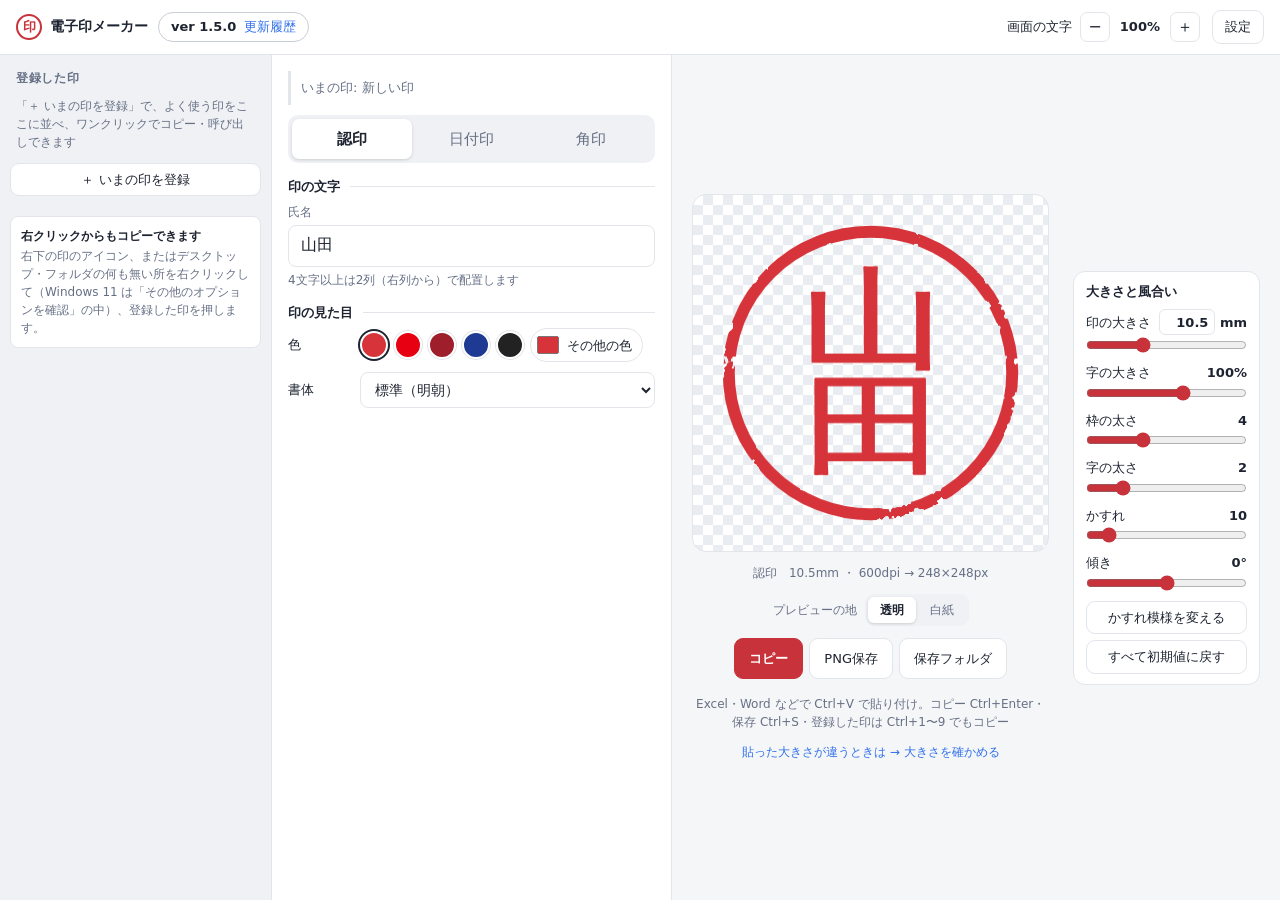
<file: app/index.html>
<!doctype html>
<html lang="ja">
<head>
<meta charset="utf-8">
<meta name="viewport" content="width=device-width,initial-scale=1">
<title>PonStamp — 電子印メーカー</title>
<link rel="icon" href="stamp.ico">
<link rel="stylesheet" href="css/style.css">
</head>
<body>
<!-- 形（2026-10 の改良で決めた G2「アプリの殻」）: 左の帯に登録した印・中に入力・右に印とコピー。設定は右上から引き出す。
     窓の高さにぴったり収め、頁ごとは送らない（入力の列が長いときは列の中だけ送る）。
     入力の列（v2 で決めた L・v6 で直した）: 種類 → 印の文字（日付の書式まで）→ 印の見た目（色・書体）。スライダーは印の右の「大きさと風合い」の札に集める（v6 で決めた B2）。
     広い画面では左の帯を広げ、登録した印を大きな見本で並べる -->
<!-- 見出し（v4 で決めた G）: 名前のすぐ隣に版の札（押すと更新履歴）。右に画面の文字の大きさ（− 100% ＋）と設定 -->
<header class="top">
  <div class="brand"><span class="logo" aria-hidden="true">印</span>電子印メーカー
    <button type="button" class="verchip" id="btnVersion" data-open="history" title="更新履歴を見る"><b id="verText">ver</b><span>更新履歴</span></button></div>
  <div class="tools">
    <div class="zoom" id="zoom" role="group" aria-label="画面の文字の大きさ">
      <span class="zl">画面の文字</span>
      <button type="button" class="zb" id="btnZoomOut" aria-label="画面の文字を小さく" title="小さく（Ctrl＋−）">−</button>
      <button type="button" class="zv" id="btnZoomReset" title="押すと 100% に戻す（Ctrl＋0）">100%</button>
      <button type="button" class="zb" id="btnZoomIn" aria-label="画面の文字を大きく" title="大きく（Ctrl＋＋）">＋</button>
    </div>
    <button type="button" class="btn small" id="btnSettings" data-open="settings" title="保存先・解像度・常駐・更新・配布">設定</button>
  </div>
</header>
<div class="shell">
  <aside class="rail" aria-label="登録した印">
    <h2 class="rail-h">登録した印</h2>
    <!-- 札（v5 で決めた C3）: 押すと呼び出す・「コピー」で登録した形をそのままコピー（Ctrl+1〜9）・「直す ▾」で名前・並べ替え・削除 -->
    <nav class="presets" id="presetBar" aria-label="登録した印（押すと呼び出す）"></nav>
    <button type="button" class="btn small" id="btnAddPreset" title="いま作っている印を登録します">＋ いまの印を登録</button>
    <p class="rail-tip"><b>右クリックからもコピーできます</b>右下の印のアイコン、またはデスクトップ・フォルダの何も無い所を右クリックして（Windows 11 は「その他のオプションを確認」の中）、登録した印を押します。</p>
  </aside>
  <div class="work">
  <div class="notices" id="notices" hidden></div>
  <main class="layout">
<!-- 左：設定 -->
  <section class="panel" aria-label="印を作る">
    <!-- いまの印の行: いつも場所を取る（呼び出しても入力の列は動かない）。呼び出した印を変えたら「変更あり」と上書き -->
    <div class="nowline" id="nowLine" role="status"></div>
    <div class="seg" role="tablist" aria-label="印の種類" id="typeTabs">
      <button type="button" role="tab" data-type="mitome">認印</button>
      <button type="button" role="tab" data-type="date">日付印</button>
      <button type="button" role="tab" data-type="square">角印</button>
    </div>

    <h3 class="grp">印の文字</h3>
    <div class="field" data-for="date">
      <label for="inDept">上段（部署・会社名）</label>
      <input id="inDept" class="big" type="text" data-key="dept" placeholder="例：総務課" autocomplete="off">
    </div>

    <div class="field" data-for="mitome date">
      <label for="inName">氏名</label>
      <input id="inName" class="big" type="text" data-key="name" placeholder="例：山田" autocomplete="off">
      <p class="hint" data-for="mitome">4文字以上は2列（右列から）で配置します</p>
    </div>

    <div class="field" data-for="date">
      <span class="lbl">日付</span>
      <div class="row">
        <label class="check nowrap"><input type="checkbox" data-key="dateAuto"> 常に今日</label>
        <input id="inDate" type="date" data-key="date" aria-label="日付を指定">
      </div>
      <!-- 書式（v6 で決めた B2）: よく使う形の札（例は今日・指定した日の日付）と、最後に「ほかの形」の一覧（残りの形・自分で書く）。自分で書くときだけ書く箱 -->
      <div class="datepats" id="datePresets" role="group" aria-label="日付の書式（押すとその形）">
        <select id="inDateMore" aria-label="ほかの形・自分で書く"></select>
      </div>
      <div class="datecustom" id="dateCustom" hidden>
        <input id="inDateTpl" type="text" autocomplete="off" spellcheck="false" placeholder="例：yyyy/m/d" aria-label="日付の書式（自分で書く）">
        <div class="tokens" id="dateTokens" role="group" aria-label="書式の記号（押すと入れる）"></div>
      </div>
    </div>

    <div class="field" data-for="square">
      <label for="inSquare">印面の文字</label>
      <input id="inSquare" class="big" type="text" data-key="square" placeholder="例：株式会社見本之印" autocomplete="off">
      <label for="inSqCols" class="mt">列数</label>
      <div class="row">
        <select id="inSqCols" data-key="sqCols">
          <option value="auto">自動</option>
          <option value="1">1列</option><option value="2">2列</option>
          <option value="3">3列</option><option value="4">4列</option><option value="5">5列</option>
        </select>
      </div>
    </div>

    <h3 class="grp">印の見た目</h3>
    <div class="field line">
      <span class="lbl">色</span>
      <div class="swatches" id="swatches"></div>
    </div>
    <div class="field line">
      <label for="inFont" class="lbl">書体</label>
      <select id="inFont" data-key="font"></select>
    </div>
  </section>

  <!-- 右：印とコピー（印・寸法・地・コピーの行は 1 本の縦の並び）と、その右に「大きさと風合い」の札（スライダーはここだけ。動かした結果をすぐ隣で見る） -->
  <section class="preview" aria-label="プレビュー">
    <div class="pstack">
      <div class="stage checker" id="stage">
        <canvas id="pv" width="640" height="640" role="img" aria-label="印影のプレビュー"></canvas>
      </div>
      <div class="meta" id="meta"></div>
      <div class="bgrow">
        <span class="lbl">プレビューの地</span>
        <div class="pills small" role="group" aria-label="プレビューの地">
          <button type="button" data-choice="bg" data-v="checker">透明</button>
          <button type="button" data-choice="bg" data-v="paper">白紙</button>
        </div>
        <span class="hint wide-only">書き出す PNG はいつも透明です</span>
      </div>
      <div class="actions">
        <button type="button" class="btn primary" id="btnCopy" title="コピー（Ctrl+Enter）">コピー<kbd>Ctrl+Enter</kbd></button>
        <button type="button" class="btn" id="btnSave" title="PNG で保存（Ctrl+S）">PNG保存<kbd>Ctrl+S</kbd></button>
        <button type="button" class="btn" id="btnFolder">保存フォルダ</button>
      </div>
      <!-- 狭いときはボタンのキーの札を出さないので、キーは説明の文に書く（思い出させない） -->
      <p class="hint center">Excel・Word などで Ctrl+V で貼り付け。<span class="narrow-only">コピー Ctrl+Enter・保存 Ctrl+S・</span>登録した印は Ctrl+1〜9 でもコピー</p>
      <!-- 狭いときは言葉の切れ目（→ の前）で折る -->
      <button type="button" class="checklink" id="btnCheck" data-open="check"><span>貼った大きさが違うときは</span> <span>→ 大きさを確かめる</span></button>
    </div>
    <section class="tune" aria-labelledby="tuneTitle">
      <h3 class="tune-h" id="tuneTitle">大きさと風合い</h3>
      <!-- どれも「名前 ｜ 値」の行と、その下の帯 -->
      <div class="field slider" id="sizeField">
        <div class="lblrow"><label for="rgSize" title="印影の直径（角印は一辺）">印の大きさ</label>
          <span class="val"><input id="inSize" type="number" min="5" max="60" step="0.5" aria-label="印の大きさ（mm）"> mm</span></div>
        <input id="rgSize" type="range" step="0.5" aria-describedby="sizeTicks">
        <div class="ticks" id="sizeTicks" aria-label="よく使う大きさ"></div>
      </div>
      <div class="field slider"><label for="rgText" title="印の中の字の大きさ（100% が標準。大きくすると枠に少し重なる。画面の文字の大きさは右上）">字の大きさ</label><input id="rgText" type="range" min="60" max="125" step="5" data-key="textSize"><output data-out="textSize"></output></div>
      <div class="field slider"><label for="rgBorder">枠の太さ</label><input id="rgBorder" type="range" min="1.5" max="9" step="0.5" data-key="border"><output data-out="border"></output></div>
      <div class="field slider"><label for="rgBold">字の太さ</label><input id="rgBold" type="range" min="0" max="10" step="1" data-key="bold"><output data-out="bold"></output></div>
      <div class="field slider"><label for="rgKasure" title="枠の縁が欠ける強さ（字はほとんど欠けない）">かすれ</label><input id="rgKasure" type="range" min="0" max="100" step="5" data-key="kasure"><output data-out="kasure"></output></div>
      <div class="field slider"><label for="rgTilt">傾き</label><input id="rgTilt" type="range" min="-15" max="15" step="1" data-key="tilt"><output data-out="tilt"></output></div>
      <div class="tune-btns">
        <button type="button" class="btn small" id="btnReseed">かすれ模様を変える</button>
        <button type="button" class="btn small" id="btnResetAdv">すべて初期値に戻す</button>
      </div>
    </section>
  </section>
  </main>
  </div>
</div>

<div class="toast" id="toast" role="status" aria-live="polite"><span id="toastText"></span><button type="button" id="toastAct" hidden></button></div>

<dialog id="dlgPreset">
  <form method="dialog" class="dlg">
    <label for="inPresetName" id="lblPresetName">登録名</label>
    <input id="inPresetName" type="text" maxlength="20" autocomplete="off" required>
    <div class="row end">
      <button type="submit" class="btn" value="cancel" formnovalidate>キャンセル</button>
      <button type="submit" class="btn primary small" value="ok" id="btnPresetOk">登録</button>
    </div>
  </form>
</dialog>

<dialog id="dlgSettings" class="settings-dlg" aria-labelledby="dlgSettingsTitle">
  <div class="dlg-head"><h1 id="dlgSettingsTitle">設定</h1><button type="button" class="btn small quiet" data-close aria-label="閉じる">閉じる</button></div>
  <div class="settings" id="settings"></div>
</dialog>

<dialog id="dlgCheck" class="check-dlg" aria-labelledby="dlgCheckTitle">
  <div class="dlg-head"><h1 id="dlgCheckTitle">貼り付けの大きさを確かめる</h1><button type="button" class="btn small quiet" data-close aria-label="閉じる">閉じる</button></div>
  <div class="ck">
    <canvas id="cvRuler" role="img" aria-label="50mm のものさし"></canvas>
    <ol>
      <li>「ものさしをコピー」を押す</li>
      <li>Word・Excel・PowerPoint に Ctrl+V で貼る</li>
      <li>貼った図を選び、「図の形式」→「サイズ」の幅が <b>50 mm</b> か見る</li>
    </ol>
    <div class="row"><button type="button" class="btn primary small" id="btnRulerCopy">ものさしをコピー</button><button type="button" class="btn small" id="btnRulerSave">PNG で保存</button></div>
    <p class="hint" id="rulerNote"></p>
  </div>
</dialog>

<dialog id="dlgHistory" aria-labelledby="dlgHistoryTitle">
  <div class="dlg-head"><h1 id="dlgHistoryTitle">更新履歴</h1><button type="button" class="btn small quiet" data-close aria-label="閉じる">閉じる</button></div>
  <div class="history" id="history"></div>
</dialog>

<script type="module" src="js/app.js"></script>
</body>
</html>
</file>
<file: app/css/style.css>
:root {
  --zoom: 1;   /* 画面の文字の大きさ（zoom.js が入れる。窓の大きさ 100vh で決める所はこれで割る） */
  --bg: #f5f6f8; --panel: #ffffff; --text: #1d2330; --muted: #667085; --line: #e2e5ea;
  --chip: #eff1f4; --accent: #c8323a; --focus: #2f6feb; --ck1: #e9ecf0; --ck2: #ffffff;
  --radius: 12px; --rail: 272px; --chip-line: #c9ced6; color-scheme: light dark;
}
@media (prefers-color-scheme: dark) {
  :root {
    --bg: #15171c; --panel: #1f2229; --text: #e8eaef; --muted: #9aa3b2; --line: #323640;
    --chip: #2a2e37; --accent: #dc4a52; --focus: #6ea0ff; --ck1: #2a2e37; --ck2: #22252c; --chip-line: #4a5060;
  }
}
* { box-sizing: border-box; }
html, body { height: 100%; }
body { margin: 0; background: var(--bg); color: var(--text); display: flex; flex-direction: column; overflow: hidden;
  font: 14px/1.5 "Yu Gothic UI", "Meiryo UI", "Segoe UI", system-ui, sans-serif; }
:focus-visible { outline: 2px solid var(--focus); outline-offset: 2px; }
.hidden { display: none !important; }

/* ---------------------------------------------------------------- 殻: 見出しの帯／左の帯（登録した印）・作業の面（知らせ・入力・印） */
.top { flex: none; display: flex; align-items: center; justify-content: space-between; gap: 12px; padding: 10px 16px;
  background: var(--panel); border-bottom: 1px solid var(--line); }
.brand { display: flex; align-items: center; gap: 8px; font-weight: 700; white-space: nowrap; }
/* 版の札（名前のすぐ隣。押すと更新履歴）・見出しの右（画面の文字・設定） */
.verchip { display: inline-flex; align-items: center; gap: 8px; height: 30px; margin-left: 2px; padding: 0 12px; border: 1px solid var(--chip-line); border-radius: 999px;
  background: var(--panel); color: var(--text); font: inherit; font-size: 13px; cursor: pointer; }
.verchip b { font-weight: 700; } .verchip span { color: var(--focus); font-weight: 400; }
.verchip:hover { border-color: var(--muted); }
.top .tools { display: flex; align-items: center; gap: 12px; }
.zoom { display: inline-flex; align-items: center; gap: 4px; white-space: nowrap; }
.zoom .zl { margin-right: 4px; font-size: 13px; }
.zoom .zb { display: inline-grid; place-items: center; width: 30px; height: 30px; border: 1px solid var(--line); border-radius: 7px; background: var(--panel); color: var(--text);
  font: inherit; font-size: 16px; line-height: 1; cursor: pointer; }
.zoom .zb:hover:not(:disabled) { border-color: var(--muted); } .zoom .zb:disabled, .zoom .zb.capped { opacity: .4; cursor: default; }
.zoom .zv { min-width: 50px; height: 30px; border: 0; border-radius: 7px; background: none; color: var(--text); font: inherit; font-size: 13px; font-weight: 700;
  font-variant-numeric: tabular-nums; cursor: pointer; }
.zoom .zv:hover { background: var(--chip); }
.logo { display: inline-grid; place-items: center; width: 26px; height: 26px; border-radius: 50%;
  border: 2.5px solid var(--accent); color: var(--accent); font-size: 13px; font-weight: 700; }
.shell { flex: 1; min-height: 0; display: grid; grid-template-columns: var(--rail) 1fr; }
.work { min-width: 0; min-height: 0; display: flex; flex-direction: column; }

.rail { min-height: 0; overflow-y: auto; display: flex; flex-direction: column; gap: 6px; padding: 14px 10px; background: var(--chip); border-right: 1px solid var(--line); }
.rail-h { margin: 0; padding: 0 6px; font-size: 12px; font-weight: 700; color: var(--muted); letter-spacing: .06em; }
.presets { display: flex; flex-direction: column; gap: 4px; }
.presets:empty::before { content: "「＋ いまの印を登録」で、よく使う印をここに並べ、ワンクリックでコピー・呼び出しできます"; color: var(--muted); font-size: 12px; padding: 4px 6px; }
/* 札: 呼び出す（絵と名前）｜コピー（登録した形）｜直す ▾。番号（Ctrl+番号）は大きな札だけ。呼び出した札は枠、変えている間は名前の下に「登録した形」 */
.pchip { position: relative; display: flex; align-items: center; justify-content: space-between; gap: 6px; padding: 4px 4px 4px 6px; border-radius: 8px; border: 1px solid transparent; }
.pchip.on { background: var(--panel); border-color: var(--accent); }
.pchip .num { display: none; }
.pchip .cp { flex: none; height: 26px; padding: 0 8px; border: 1px solid var(--line); border-radius: 7px; background: var(--panel); color: var(--text); font: inherit; font-size: 12px; font-weight: 700; cursor: pointer; }
.pchip .cp:hover { border-color: var(--accent); color: var(--accent); }
.pchip .more { flex: none; height: 26px; padding: 0 6px; border: 1px solid var(--line); border-radius: 7px; background: var(--panel); color: var(--text); font: inherit; font-size: 12px; font-weight: 700; cursor: pointer; white-space: nowrap; }
.pchip .more:hover { border-color: var(--muted); }
.pchip .nmw { min-width: 0; display: flex; flex-direction: column; line-height: 1.25; }
.pchip .reg-form { font-size: 11px; color: var(--muted); }
.pmenu { position: fixed; z-index: 20; min-width: 180px; padding: 6px; border-radius: 10px; background: var(--panel); border: 1px solid var(--line); box-shadow: 0 8px 24px rgba(0,0,0,.16); display: flex; flex-direction: column; }
.pmenu button { text-align: left; border: 0; background: none; color: var(--text); font: inherit; font-size: 13px; padding: 7px 10px; border-radius: 6px; cursor: pointer; }
.pmenu button:hover:not(:disabled), .pmenu button:focus-visible { background: var(--chip); } .pmenu button:disabled { color: var(--muted); opacity: .55; cursor: default; }
.pmenu hr { border: 0; border-top: 1px solid var(--line); margin: 4px 2px; } .pmenu .danger { color: var(--accent); }
.pchip:hover { background: var(--panel); border-color: var(--line); }
.pchip .load { flex: 1; min-width: 0; display: flex; align-items: center; gap: 10px; border: 0; background: none; color: var(--text); font: inherit; cursor: pointer; padding: 0; text-align: left; }
.pchip canvas { flex: none; width: 36px; height: 36px; }
.pchip .nm { min-width: 0; overflow: hidden; text-overflow: ellipsis; white-space: nowrap; }
.rail #btnAddPreset { margin-top: 2px; }
.rail-tip { margin: 14px 0 0; padding: 10px; border-radius: 8px; background: var(--panel); border: 1px solid var(--line); font-size: 12px; color: var(--muted); }
.rail-tip b { display: block; margin-bottom: 2px; color: var(--text); font-size: 12px; }
/* 広く背の高い画面（利用者の PC など）: 左の帯を広げ、登録した印を大きな見本の札で 2 列に並べる（名前でなく絵で選べる） */
@media (min-width: 1600px) and (min-height: 1000px) {
  :root { --rail: 300px; }
  .rail .presets { display: grid; grid-template-columns: 1fr 1fr; gap: 8px; }
  .rail .presets:empty::before { grid-column: 1 / -1; }   /* 印が無いときの案内は帯の幅いっぱいに */
  .rail .pchip { position: relative; flex-direction: column; padding: 10px 6px 8px; background: var(--panel); border: 1px solid var(--line); border-radius: 10px; }
  .rail .pchip .load { flex-direction: column; gap: 6px; width: 100%; text-align: center; }
  .rail .pchip .nm { max-width: 100%; }
  .rail .pchip canvas { width: 72px; height: 72px; }
  /* 大きな札: 絵と名前の下に「コピー｜直す ▾」の行。番号は札の左上の角（絵の外） */
  .rail .pchip { display: grid; grid-template-columns: 1fr auto; grid-template-rows: 1fr auto; gap: 6px; }   /* 下の行（コピー｜直す）は札の底にそろえる */
  .rail .pchip .load { grid-column: 1 / -1; }
  .rail .pchip .cp { width: 100%; height: 28px; } .rail .pchip .more { height: 28px; }
  .rail .pchip .num { display: inline-grid; place-items: center; position: absolute; top: 6px; left: 6px; width: 18px; height: 18px; border-radius: 4px; border: 1px solid var(--line); background: var(--chip);
    font-size: 11px; font-weight: 700; color: var(--muted); font-variant-numeric: tabular-nums; }
  .rail .pchip .nmw { align-items: center; max-width: 100%; }
  .rail .pchip.on { border-color: var(--accent); }   /* 呼び出した札（大きな札の枠の指定より強く） */
}

.layout { flex: 1; min-height: 0; display: grid; grid-template-columns: minmax(360px, 400px) 1fr; }
.panel { min-height: 0; overflow-y: auto; background: var(--panel); border-right: 1px solid var(--line); padding: 16px; display: flex; flex-direction: column; gap: 10px; }
/* 右: 印とコピーの縦の並び（pstack）と、その右に「大きさと風合い」の札（tune）。印の幅 = 窓の高さと、札の分を引いた横の幅の小さい方 */
.preview { min-height: 0; min-width: 0; display: flex; align-items: center; justify-content: center; gap: 24px; padding: 20px; }
.pstack { --side: 224px; display: flex; flex-direction: column; align-items: center; gap: 12px; width: min(640px, calc(100vh / var(--zoom) - 340px), calc(100cqw - var(--side))); }

/* ---------------------------------------------------------------- 入力 */
.seg { display: grid; grid-template-columns: repeat(3, 1fr); background: var(--chip); border-radius: 10px; padding: 4px; }
.seg button { border: 0; background: transparent; color: var(--muted); font: inherit; font-size: 15px; padding: 9px 4px; border-radius: 7px; cursor: pointer; }
.seg button[aria-selected="true"] { background: var(--panel); color: var(--text); font-weight: 700; box-shadow: 0 1px 3px rgba(0,0,0,.15); }
.grp { display: flex; align-items: center; gap: 10px; margin: 4px 0 -4px; font-size: 13px; font-weight: 700; color: var(--text); }
.grp::after { content: ""; flex: 1; border-top: 1px solid var(--line); }

.field label, .lbl { display: block; font-size: 12px; color: var(--muted); margin-bottom: 4px; }
.field label.check { display: flex; align-items: center; gap: 6px; color: var(--text); font-size: 14px; margin: 0; }
.hint { margin: 4px 0 0; font-size: 12px; color: var(--muted); }
.hint.center { text-align: center; }
input[type=text], input[type=date], select {
  width: 100%; min-width: 0; padding: 8px 10px; border: 1px solid var(--line); border-radius: 8px;
  background: var(--panel); color: var(--text); font: inherit; }
input.big { height: 42px; padding: 0 12px; font-size: 16px; }
input:disabled { opacity: .5; }
.row { display: flex; gap: 8px; align-items: center; }
.row.end { justify-content: flex-end; }
.mt { margin-top: 8px; }
.nowrap { white-space: nowrap; }
.row .lbl { margin: 0; }

.swatches { display: flex; gap: 6px; align-items: center; flex-wrap: nowrap; }
.swatches button { width: 28px; height: 28px; border-radius: 50%; border: 2px solid var(--panel); cursor: pointer; box-shadow: 0 0 0 1px var(--line); }
.swatches button[aria-pressed="true"] { box-shadow: 0 0 0 2px var(--text); }
.field label.pick-other { display: inline-flex; align-items: center; gap: 6px; height: 34px; margin: 0; padding: 0 10px 0 4px; border: 1px solid var(--line); border-radius: 999px;
  font-size: 13px; line-height: 1; color: var(--text); white-space: nowrap; cursor: pointer; }
.field label.pick-other[aria-pressed="true"] { border-color: var(--text); font-weight: 700; }
.pick-other input[type=color] { display: block; margin: 0; width: 26px; height: 26px; border: 0; padding: 0; border-radius: 50%; overflow: hidden; background: none; cursor: pointer; }

/* 選ぶ札の並び（灰色の溝の中で、選んだ物が白く浮く）: 日付の区切り・プレビューの地 */
.pills { display: inline-flex; gap: 2px; background: var(--chip); border-radius: 9px; padding: 3px; }
.pills button { min-width: 36px; height: 30px; border: 0; background: transparent; color: var(--text); font: inherit; padding: 0 12px; border-radius: 6px; cursor: pointer; white-space: nowrap; }
.pills button:hover { background: rgba(255,255,255,.55); }
.pills button[aria-pressed="true"] { background: var(--panel); font-weight: 700; box-shadow: 0 1px 3px rgba(0,0,0,.15); }
.pills.small button { height: 26px; font-size: 12px; color: var(--muted); }
.pills.small button[aria-pressed="true"] { color: var(--text); }
/* スライダー（印の大きさ・字の大きさ・枠・字の太さ・かすれ・傾き）は「大きさと風合い」の札だけに置き、1 つの形: 名前 ｜ 値 の行と、その下の帯。
   印の大きさは帯の下によく使う大きさの目盛り。入力の列の名前の列（--lbl）は「色」「書体」の幅 */
.panel { --lbl: 64px; }
.tune { flex: 0 0 200px; display: flex; flex-direction: column; gap: 8px; padding: 12px 14px; border: 1px solid var(--line); border-radius: 12px; background: var(--panel); }
.tune-h { margin: 0; font-size: 13px; font-weight: 700; color: var(--text); }
.tune-btns { display: flex; flex-direction: column; gap: 6px; } .tune-btns .btn { width: 100%; }
.field.slider { --thumb: 18px; display: grid; grid-template-columns: 1fr auto; grid-template-areas: "l v" "b b" "t t"; align-items: center; column-gap: 8px; row-gap: 2px; }
#sizeField .val input { width: 56px; }
.field.slider .lblrow { display: contents; }
.field.slider label { grid-area: l; margin: 0; font-size: 13px; color: var(--text); white-space: nowrap; }
.field.slider output, .field.slider .val { grid-area: v; justify-self: end; font-variant-numeric: tabular-nums; font-size: 13px; font-weight: 700; color: var(--text); white-space: nowrap; }
.field.slider input[type=range] { grid-area: b; display: block; width: 100%; margin: 0; accent-color: var(--accent); }
.field.slider .ticks { grid-area: t; }
.val input { width: 44px; height: 26px; padding: 0 6px; border: 1px solid var(--line); border-radius: 6px; background: var(--panel); color: var(--text); font: inherit; text-align: right;
  -moz-appearance: textfield; }
.val input::-webkit-inner-spin-button { -webkit-appearance: none; margin: 0; }
/* 名前が左の 1 行（色）: スライダーと同じ名前の列 */
.field.line { display: grid; grid-template-columns: var(--lbl) 1fr; align-items: center; column-gap: 8px; }
.field.line > .lbl { margin: 0; font-size: 13px; color: var(--text); }
.ticks { position: relative; height: 26px; margin: 2px calc(var(--thumb) / 2) 0; }
.ticks button { position: absolute; left: calc(var(--at) * 100%); transform: translateX(-50%); top: 0; height: 24px; padding: 0 6px; border: 0; border-radius: 5px; background: none;
  color: var(--muted); font: inherit; font-size: 12px; font-variant-numeric: tabular-nums; cursor: pointer; }
.ticks button::before { content: ""; position: absolute; left: 50%; top: -3px; width: 1px; height: 5px; background: var(--line); }
.ticks button:hover { background: var(--chip); color: var(--text); }
.ticks button[aria-pressed="true"] { color: var(--text); font-weight: 700; }
/* 日付の書式: 決まった書式の札（例は今日の日付）・自分で書く書式と、押すと入れる記号 */
.datepats { display: flex; flex-wrap: wrap; gap: 4px; margin-top: 6px; }
.datepats button, .datepats select { height: 28px; padding: 0 10px; border: 1px solid var(--line); border-radius: 7px; background: var(--panel); color: var(--text); font: inherit; font-size: 13px;
  font-variant-numeric: tabular-nums; cursor: pointer; white-space: nowrap; }
.datepats select { padding: 0 6px; color: var(--muted); }
.datepats button:hover, .datepats select:hover { border-color: var(--muted); }
/* 選んだ形: 赤い縁と太字（色だけにしない） */
.datepats button[aria-pressed="true"], .datepats select.on { border-color: var(--accent); color: var(--accent); font-weight: 700; box-shadow: inset 0 0 0 1px var(--accent); }
.datecustom { margin-top: 6px; }
.datecustom[hidden] { display: none; }
.datecustom input { width: 100%; font-family: ui-monospace, Consolas, monospace; }
.tokens { display: flex; flex-wrap: wrap; gap: 4px; margin-top: 4px; }
.tokens button { display: inline-flex; gap: 4px; align-items: baseline; height: 26px; padding: 0 8px; border: 1px solid var(--line); border-radius: 6px; background: var(--panel); color: var(--text); font: inherit; font-size: 12px; cursor: pointer; }
.tokens button b { font-family: ui-monospace, Consolas, monospace; }
.tokens button span { color: var(--muted); }
.tokens button:hover { border-color: var(--muted); }

/* ---------------------------------------------------------------- 印とコピー */
.stage { width: 100%; aspect-ratio: 1; display: grid; place-items: center; border: 1px solid var(--line); border-radius: 14px; }
body:has(.notices:not([hidden])) .pstack { width: min(640px, calc(100vh / var(--zoom) - 410px), calc(100cqw - var(--side))); }
.stage.checker { background: repeating-conic-gradient(var(--ck1) 0 25%, var(--ck2) 0 50%) 0 0 / 20px 20px; }
.stage.paper { background: #fff; }
.stage canvas { width: 84%; height: 84%; }
.meta { font-size: 12px; color: var(--muted); font-variant-numeric: tabular-nums; }
.bgrow { display: flex; align-items: center; gap: 8px; }
.bgrow .lbl, .bgrow .hint { margin: 0; }
.actions { display: flex; gap: 8px; flex-wrap: wrap; justify-content: center; }
/* 狭い列（1280 の窓で画面の文字を大きくした所など）: 主のボタンの最小の幅を外して 1 段に保つ */
.preview { container-type: inline-size; }
@container (max-width: 560px) { .actions .btn { padding: 10px 12px; } .actions .btn.primary { min-width: 0; } }
/* とても狭いとき（1280 の窓で画面の文字を大きくした所など）: 札を細くし、ボタンは並びに収まらなければ折り返す（札に重ねない） */
@container (max-width: 600px) { .pstack { --side: 186px; } .tune { flex-basis: 172px; padding: 10px 12px; } .tune .ticks { display: none; } .actions { gap: 6px; } .actions .btn { padding: 8px 10px; font-size: 13px; } }
.checklink span { white-space: nowrap; }
/* 広い画面: 札を広げ、目盛りを詰めない */
@container (min-width: 900px) { .pstack { --side: 264px; } .tune { flex-basis: 240px; } }
/* 印の並びが狭いとき（1280 の窓など）: ボタンのキーの札と地の説明を出さず、キーは下の説明の文に書く（1 段に保つ） */
.narrow-only { display: none; }
@container (max-width: 760px) { .actions .btn.primary { min-width: 0; } .actions .btn { padding: 10px 14px; } .actions kbd, .wide-only { display: none; } .narrow-only { display: inline; } .bgrow .lbl { white-space: nowrap; } }

.btn { border: 1px solid var(--line); background: var(--panel); color: var(--text); font: inherit; padding: 10px 16px; border-radius: 9px; cursor: pointer; white-space: nowrap; }
.btn:hover { border-color: var(--muted); }
.btn.small { padding: 6px 12px; font-size: 13px; }
.btn.primary { background: var(--accent); border-color: var(--accent); color: #fff; font-weight: 700; min-width: 190px; }
.btn.primary.small { min-width: 0; }
.btn.primary:hover { filter: brightness(1.08); }
kbd { font: 11px/1 inherit; opacity: .75; margin-left: 8px; font-weight: 400; }

.toast { position: fixed; left: 50%; bottom: 24px; transform: translate(-50%, 16px); opacity: 0; pointer-events: none;
  background: #1d2330; color: #fff; padding: 10px 18px; border-radius: 10px; max-width: 90vw; font-size: 13px;
  transition: opacity .2s, transform .2s; box-shadow: 0 6px 20px rgba(0,0,0,.25); word-break: break-all; }
.toast { display: flex; align-items: center; gap: 12px; }
.toast.show { opacity: 1; transform: translate(-50%, 0); pointer-events: auto; }
.toast button { flex: none; border: 1px solid rgba(255,255,255,.45); background: none; color: #fff; font: inherit; font-size: 12px; font-weight: 700; padding: 4px 10px; border-radius: 6px; cursor: pointer; }
.toast.err { background: #b42318; }

dialog { border: 1px solid var(--line); border-radius: 12px; background: var(--panel); color: var(--text); padding: 18px; width: min(340px, 90vw); }
dialog::backdrop { background: rgba(0,0,0,.35); }
.dlg { display: flex; flex-direction: column; gap: 10px; }
.dlg label { font-size: 12px; color: var(--muted); }

/* ---------------------------------------------------------------- 設定・知らせ（settings.js） */
.set-ctl { align-items: flex-start; }
.set-ctl > .row, .set-ctl > .status { align-self: stretch; }
:root { --ok: #1a7f37; --ok-bg: #e9f7ee; --info: #0b5cad; --info-bg: #e8f1fb; --warn: #9a5b00; --warn-bg: #fff4e0; --busy: #5b6474; --busy-bg: #eef0f3; }
@media (prefers-color-scheme: dark) {
  :root { --ok: #6fd28f; --ok-bg: #16301f; --info: #8cc2ff; --info-bg: #13263b; --warn: #f2b45a; --warn-bg: #352812; --busy: #aab3c2; --busy-bg: #262a32; }
}
.btn.quiet { border-color: transparent; background: transparent; color: var(--muted); }
.btn.quiet:hover { color: var(--text); background: var(--chip); }
.btn:disabled { opacity: .5; cursor: default; }

/* 設定は右から引き出す（後ろの印が見えたまま） */
.settings-dlg { margin: 0 0 0 auto; padding: 0; height: 100vh; max-height: 100vh; width: min(620px, 92vw); border-radius: 0; border: 0; border-left: 1px solid var(--line); }
.settings-dlg::backdrop { background: rgba(15, 20, 30, .18); }
.dlg-head { display: flex; align-items: center; justify-content: space-between; padding: 14px 18px; border-bottom: 1px solid var(--line); position: sticky; top: 0; background: var(--panel); z-index: 1; }
.dlg-head h1 { margin: 0; font-size: 17px; }
.settings { display: flex; flex-direction: column; gap: 0; padding: 4px 18px 18px; }
.set-sec { padding: 14px 0; border-bottom: 1px solid var(--line); }
.set-sec:last-child { border-bottom: 0; }
.set-sec h2 { margin: 0 0 10px; font-size: 14px; }
.set-row { display: grid; grid-template-columns: 120px 1fr; gap: 6px 14px; align-items: start; margin: 8px 0; }
.set-label { color: var(--muted); font-size: 13px; padding-top: 6px; }
.set-ctl { display: flex; flex-direction: column; gap: 6px; min-width: 0; }
.set-ctl > .row { flex-wrap: wrap; }
.set-ctl input[type=text] { flex: 1; min-width: 220px; }
.set-ctl code, .dist code { font: 12px/1.4 Consolas, "BIZ UDGothic", monospace; background: var(--chip); padding: 4px 8px; border-radius: 6px; word-break: break-all; }
.hint.ok { color: var(--ok); } .hint.warn { color: var(--warn); }

.seg.small { display: inline-flex; gap: 4px; background: var(--chip); padding: 3px; border-radius: 9px; width: max-content; }
.seg.small button { display: flex; flex-direction: column; align-items: center; padding: 5px 12px; font-size: 13px; color: var(--text); }
.seg.small button small { font-size: 11px; color: var(--muted); }
.seg.small button[aria-pressed="true"] { background: var(--panel); font-weight: 700; box-shadow: 0 1px 3px rgba(0,0,0,.15); }

.switch { display: inline-flex; align-items: center; gap: 10px; cursor: pointer; }
.switch input { appearance: none; width: 40px; height: 22px; border-radius: 11px; background: var(--line); position: relative; cursor: pointer; flex: none; transition: background .15s; }
.switch input::after { content: ""; position: absolute; top: 3px; left: 3px; width: 16px; height: 16px; border-radius: 50%; background: #fff; box-shadow: 0 1px 2px rgba(0,0,0,.3); transition: left .15s; }
.switch input:checked { background: var(--ok); }
.switch input:checked::after { left: 21px; }
.switch input:disabled { opacity: .5; cursor: default; }

.state { font-size: 13px; padding: 4px 0; }
.state.ok { color: var(--ok); } .state.off { color: var(--muted); }
.status, .notice { display: flex; align-items: center; gap: 10px; padding: 9px 12px; border-radius: 9px; font-size: 13px; }
.status > b, .notice > b { display: inline-grid; place-items: center; flex: none; width: 22px; height: 22px; border-radius: 50%; font-size: 13px; }
.status > span, .notice > span { flex: 1; }
.ok.status, .notice.ok { background: var(--ok-bg); color: var(--ok); } .ok > b { background: var(--ok); color: var(--panel); }
.info.status, .notice.info { background: var(--info-bg); color: var(--info); } .info > b { background: var(--info); color: var(--panel); }
.warn.status, .notice.warn { background: var(--warn-bg); color: var(--warn); } .warn > b { background: var(--warn); color: var(--panel); }
.busy.status, .off.status { background: var(--busy-bg); color: var(--busy); } .busy > b, .off > b { background: var(--busy); color: var(--panel); }
.notice .acts { display: flex; gap: 6px; flex-wrap: wrap; }
.notices { flex: none; display: flex; flex-direction: column; gap: 8px; padding: 10px 16px; background: var(--panel); border-bottom: 1px solid var(--line); }
.notices[hidden], body:has(dialog[open]) .notices { display: none; }
/* 赤い塗りは画面に 1 つ（コピー）だけ。知らせと設定の中の主のボタンは枠だけ */
.notice .btn.primary, .settings .btn.primary { background: var(--panel); color: var(--info); border-color: var(--info); font-weight: 700; }
[data-badge]::after { content: attr(data-badge); margin-left: 6px; padding: 0 7px; border-radius: 999px; background: var(--info); color: #fff; font-size: 11px; font-weight: 700; }

.set-more summary { cursor: pointer; color: var(--text); font-size: 13px; padding: 4px 0; }
.dist { display: flex; flex-direction: column; gap: 10px; padding-top: 10px; }
.dist-tree { margin: 0; padding: 10px 12px; border: 1px solid var(--line); border-radius: 10px; background: var(--bg); }
.dist-tree figcaption { font-size: 12px; font-weight: 700; color: var(--text); margin-bottom: 6px; }
.dist-tree ul { list-style: none; margin: 0; padding: 0; display: grid; gap: 2px; font-size: 12px; }
.dist-tree li { display: grid; grid-template-columns: minmax(0, max-content) 1fr auto; align-items: center; gap: 10px; }
.dist-tree .tn { font: 12px/1.7 Consolas, "BIZ UDGothic", monospace; color: var(--text); white-space: nowrap; overflow: hidden; text-overflow: ellipsis; }
.dist-tree .tw { color: var(--muted); }
.dist-tree .t1 .tn { padding-left: 14px; } .dist-tree .t2 .tn { padding-left: 28px; } .dist-tree .t3 .tn { padding-left: 42px; }
.dist-tree .t1 .tn::before, .dist-tree .t2 .tn::before, .dist-tree .t3 .tn::before { content: "└ "; color: var(--muted); }
.dist-tree .missing .tn { color: var(--muted); font-style: italic; }
.dist-tree li.on .tn { font-weight: 700; }
.dist-tree li.ver { padding: 3px 4px 3px 0; border-top: 1px dashed var(--line); }
.dist-tree li.on { background: var(--ok-bg); }
.dist-tree .tn .tag { font-family: inherit; }
.dist-tree .acts { display: flex; gap: 4px; } .dist-tree .acts .btn { height: 24px; padding: 0 10px; font-size: 12px; }
.dist-names { display: grid; grid-template-columns: 1fr 1fr auto; gap: 6px 10px; align-items: end; }
.dist-names label { display: flex; flex-direction: column; gap: 4px; font-size: 12px; color: var(--muted); }
.dist-names .hint { grid-column: 1 / -1; margin: 0; }
.dist-place .btn { flex: none; white-space: nowrap; } .dist-place .btn.primary { font-weight: 700; }
.dist-entry h3 { margin: 4px 0 6px; font-size: 13px; }
.dist-entry .hint { margin: 4px 0 0; }
.tag { display: inline-block; margin-left: 8px; padding: 1px 8px; border-radius: 999px; background: var(--ok); color: var(--panel); font-size: 11px; font-weight: 700; }

#dlgHistory { width: min(640px, calc(100vw / var(--zoom) - 48px)); }
.history { padding: 8px 18px 18px; }
.history h2 .now { margin-left: 8px; padding: 1px 8px; border-radius: 999px; background: var(--accent); color: #fff; font-size: 11px; font-weight: 700; vertical-align: 2px; }
.history h2 { font-size: 14px; margin: 12px 0 4px; } .history h2 small { margin-left: 8px; color: var(--muted); font-weight: 400; }
.history ul { margin: 0; padding-left: 20px; }

/* ---------------------------------------------------------------- いまの印の行（いつも場所を取る）・大きさを確かめる */
.nowline { flex: none; display: flex; align-items: center; justify-content: space-between; gap: 8px; min-height: 34px; padding: 0 2px 0 10px; border-left: 3px solid var(--line); font-size: 13px; color: var(--muted); }
.nowline.on { border-left-color: var(--accent); color: var(--text); }
.nowline small { margin-left: 6px; font-size: 12px; color: var(--muted); } .nowline small.chg { color: var(--accent); font-weight: 700; }
.btn.outline { border-color: var(--accent); color: var(--accent); font-weight: 700; background: var(--panel); }
.checklink { border: 0; background: none; color: var(--focus); font: inherit; font-size: 12px; cursor: pointer; padding: 0; }
.checklink:hover { text-decoration: underline; }
.check-dlg { padding: 0; width: min(640px, calc(100vw / var(--zoom) - 48px)); }
.check-dlg .ck { display: flex; flex-direction: column; gap: 12px; padding: 14px 18px 18px; }
.check-dlg canvas { width: 100%; height: auto; border-radius: 4px; box-shadow: 0 0 0 1px var(--line); }
.check-dlg ol { margin: 0; padding-left: 20px; } .check-dlg .hint { margin: 0; }
/* 背の低い窓（1280×720 など）: いまの印の行と入力の間を詰め、いちばん長い日付印でも書体と風合いの要約まで入れる */
@media (max-height: 760px) { .panel { gap: 7px; } .nowline { min-height: 28px; } }
</file>
